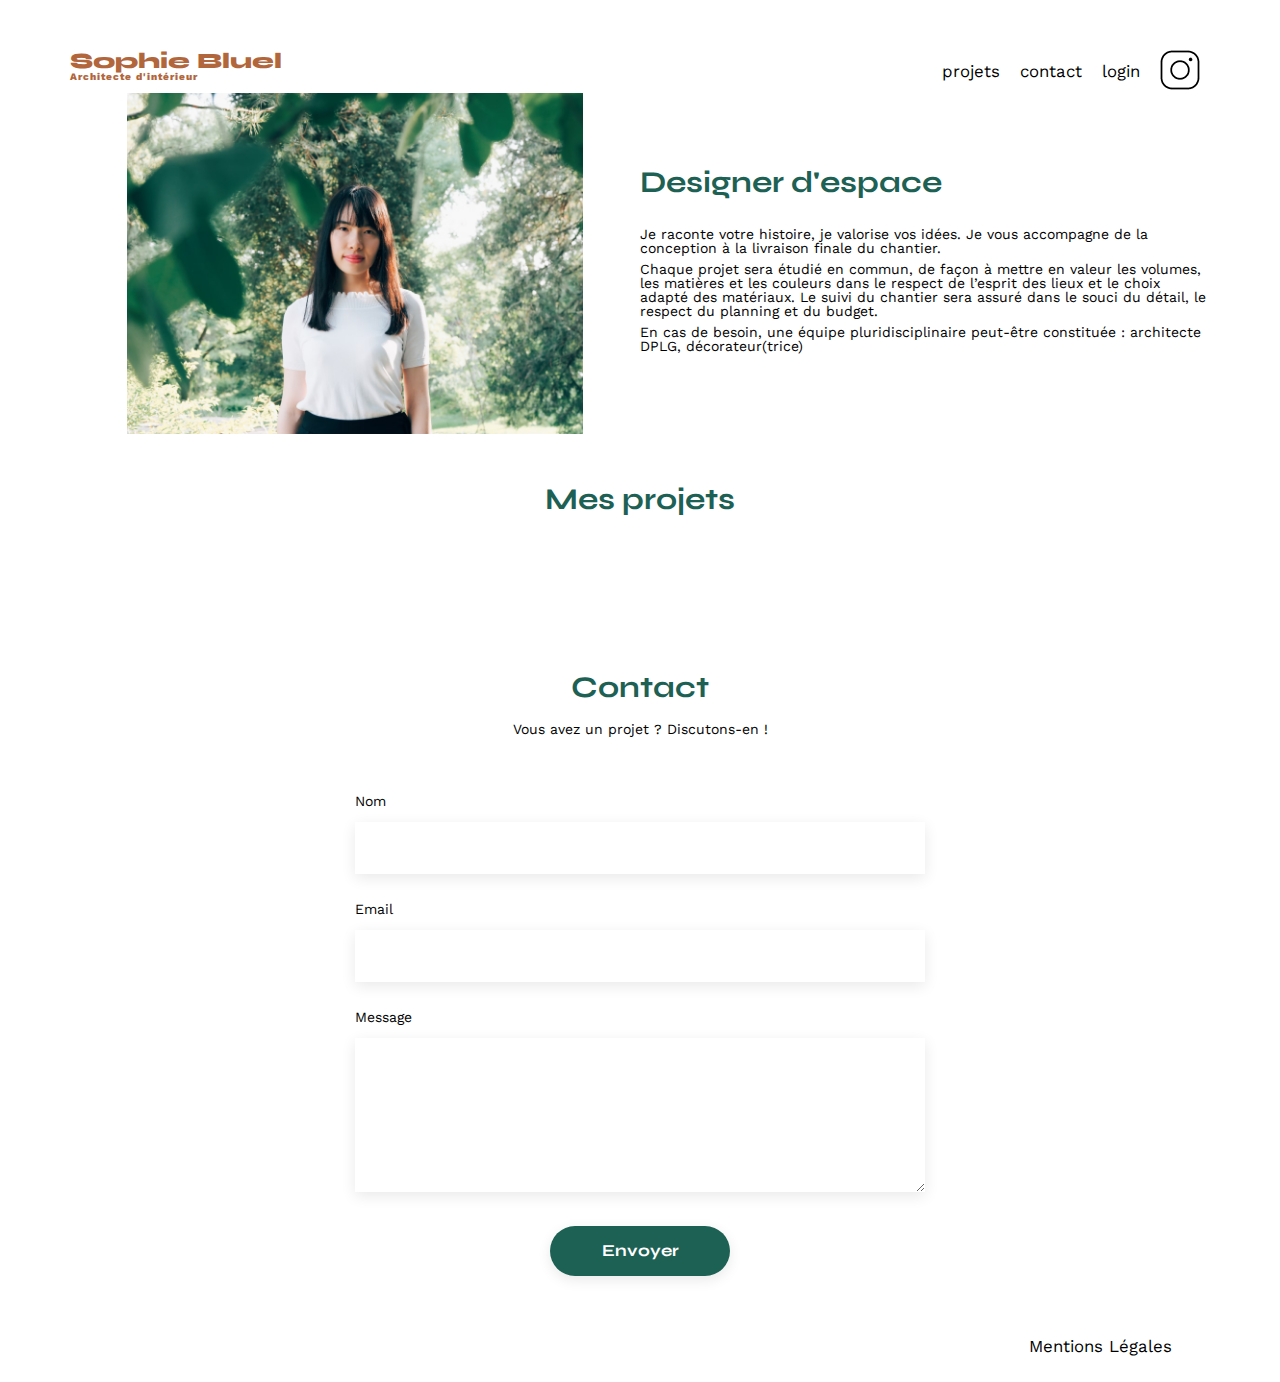
<file: FrontEnd/index.html>
<!DOCTYPE html>
<html lang="fr">
<head>
	<meta charset="UTF-8">
	<title>Sophie Bluel - Architecte d'intérieur</title>
	<meta name="viewport" content="width=device-width, initial-scale=1.0">
	<link rel="preconnect" href="https://fonts.googleapis.com">
	<link rel="preconnect" href="https://fonts.gstatic.com" crossorigin>
	<link href="https://fonts.googleapis.com/css2?family=Syne:wght@700;800&family=Work+Sans&display=swap" rel="stylesheet">
	<meta name="description" content="">
	<link rel="stylesheet" href="./assets/style.css">
</head>
<body>
<div class="modale-shadow" onclick="hide_modale_and_add()"></div>
<div class="edit-bar"><img class='modify-icon' src="assets/icons/modify-icon2.png" alt="modify icon">Mode édition</div>
<header class="header">
	<h1>Sophie Bluel <span>Architecte d'intérieur</span></h1>
	<nav>
		<ul>
			<li>projets</li>
			<li>contact</li>
			<li>login</li>
			<li><img src="./assets/icons/instagram.png" alt="Instagram"></li>
		</ul>
	</nav>
</header>
<main>
	<div id="introduction">
		<figure>
			<img src="./assets/images/sophie-bluel.png" alt="">
		</figure>
		<article>
			<h2>Designer d'espace</h2>
			<p>Je raconte votre histoire, je valorise vos idées. Je vous accompagne de la conception à la livraison finale du chantier.</p>
			<p>Chaque projet sera étudié en commun, de façon à mettre en valeur les volumes, les matières et les couleurs dans le respect de l’esprit des lieux et le choix adapté des matériaux. Le suivi du chantier sera assuré dans le souci du détail, le respect du planning et du budget.</p>
			<p>En cas de besoin, une équipe pluridisciplinaire peut-être constituée : architecte DPLG, décorateur(trice)</p>
		</article>
	</div>
	<section id="portfolio">
		<div class="mes-projets">
			<h2>Mes projets</h2>
			<div class="modify-btn"><img class='modify-icon' src="assets/icons/modify-icon.png" alt="modify icon">Modifier</div>
		</div>
		<p class="modify"></p>
		<div class="filtres">
			
		</div>
		<div class="gallery">
			
		</div>
	</section>
	<section id="contact">
		<h2>Contact</h2>
		<p>Vous avez un projet ? Discutons-en !</p>
		<form action="#" method="post">
			<label for="name">Nom</label>
			<input type="text" name="name" id="name">
			<label for="email">Email</label>
			<input type="email" name="email" id="email">
			<label for="message">Message</label>
			<textarea name="message" id="message" cols="30" rows="10"></textarea>
			<input type="submit" value="Envoyer">
		</form>
	</section>

	<aside class="modale">
		<div class="modale-and-add-top-btns"><button><img onclick="hide_modale()" src="assets/images/x_close_cross_delete_icon_159748.webp" alt="quit cross"></button></div>
		<h1 class="modale-title">Galerie photo</h1>
		<div class="modale-cards"></div>
		<div class="modale-divider"></div>
		<button class="modale-bottom-btn" onclick='modaleToAddPage()'>Ajouter une photo</button>
	</aside>

	<aside class="add-aside">
		<div class="modale-and-add-top-btns">
			<img src="assets/icons/back-icon.png" alt="back-button" onclick="backToModale()">
			<img src="assets/images/x_close_cross_delete_icon_159748.webp" alt="close-button" onclick="hide_add_page()">
		</div>
		<h1 class="modale-title">Ajout Photo</h1>

		<div class="preview-container">
			<div class="previewed-img-container">

			</div>
			<div class="before-preview">
				<img src="assets/icons/img-icon.png" alt="image icon">
				<form action="#" method="post" class="preview-form">
					<label for="previewed_img_input">+ Ajouter photo</label>
					<input type="file" id="previewed_img_input" class="img-input" accept="image/png, image/jpeg">
				</form>
				<p>jpg, png : 4mo max</p>
			</div>
		</div>

		<div class="add-page-input-container">
			<div class="title-input-box">
				<label for="mail">Titre</label>
				<input type="text" id="mail" class="title-input">
			</div>
			<div class="category-input-box">
				<label for="category">Catégorie</label>
				<select id="category" name="category" class="category-input">
					<option label=" "></option>
				</select>
			</div>
		</div>
		<div class="modale-divider"></div>
		<button type="submit" class="add-bottom-btn">Valider</button>
		<p class="add-msg"></p>
	</aside>

</main>

<footer>
	<nav>
		<ul>
			<li>Mentions Légales</li>
		</ul>
	</nav>
</footer>
<script src="script.js"></script>
</body>
</html>
</file>
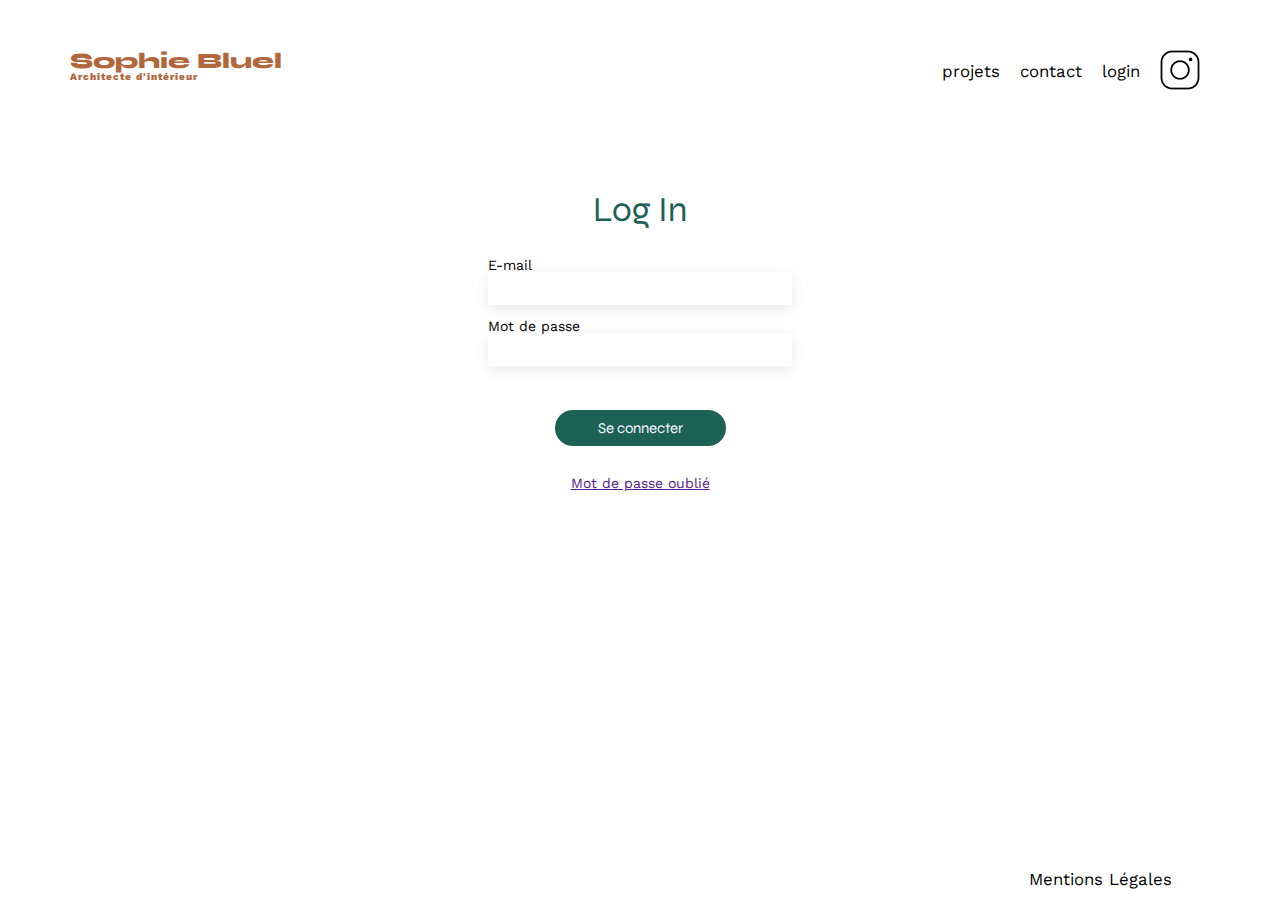
<file: FrontEnd/login.html>
<!DOCTYPE html>
<html lang="fr">
<head>
	<meta charset="UTF-8">
	<title>Login</title>
	<meta name="viewport" content="width=device-width, initial-scale=1.0">
	<link rel="preconnect" href="https://fonts.googleapis.com">
	<link rel="preconnect" href="https://fonts.gstatic.com" crossorigin>
	<link href="https://fonts.googleapis.com/css2?family=Syne:wght@700;800&family=Work+Sans&display=swap" rel="stylesheet">
	<meta name="description" content="">
	<link rel="stylesheet" href="./assets/style.css">
</head>
<body id="login-page">
    <header>
        <h1>Sophie Bluel <span>Architecte d'intérieur</span></h1>
        <nav>
            <ul>
                <li>projets</li>
                <li>contact</li>
                <li>login</li>
                <li><img src="./assets/icons/instagram.png" alt="Instagram"></li>
            </ul>
        </nav>
    </header>
    <main>
        <h1>Log In</h1>
        <form class="mail-input-box">
            <label for="mail">E-mail</label>
            <input type="text" id="mail">
        </form>
        <form class="pw-input-box">
            <label for="pw">Mot de passe</label>
            <input type="password" id="pw">
        </form>
        <p class="error-msg"></p>
        <button type="submit" class="log-btn" onclick="login()">Se connecter</button>
        <a href="">Mot de passe oublié</a>
    </main>
    <footer>
        <nav>
            <ul>
                <li>Mentions Légales</li>
            </ul>
        </nav>
    </footer>
    <script src="login.js"></script>
</body>
</html>
</file>
<file: FrontEnd/assets/style.css>
/* http://meyerweb.com/eric/tools/css/reset/
   v2.0 | 20110126
   License: none (public domain)
*/

html, body, div, span, applet, object, iframe,
h1, h2, h3, h4, h5, h6, p, blockquote, pre,
a, abbr, acronym, address, big, cite, code,
del, dfn, em, img, ins, kbd, q, s, samp,
small, strike, strong, sub, sup, tt, var,
b, u, i, center,
dl, dt, dd, ol, ul, li,
fieldset, form, label, legend,
table, caption, tbody, tfoot, thead, tr, th, td,
article, aside, canvas, details, embed,
figure, figcaption, footer, header, hgroup,
menu, nav, output, ruby, section, summary,
time, mark, audio, video {
	margin: 0;
	padding: 0;
	border: 0;
	font-size: 100%;
	font: inherit;
	vertical-align: baseline;
}
/* HTML5 display-role reset for older browsers */
article, aside, details, figcaption, figure,
footer, header, hgroup, menu, nav, section {
	display: block;
}
body {
	line-height: 1;
}
ol, ul {
	list-style: none;
}
blockquote, q {
	quotes: none;
}
blockquote:before, blockquote:after,
q:before, q:after {
	content: '';
	content: none;
}
table {
	border-collapse: collapse;
	border-spacing: 0;
}
/** end reset css**/
body {
	max-width: 1140px;
	margin:auto;
	font-family: 'Work Sans' ;
	font-size: 14px;
}
header {
	display: flex;
	justify-content: space-between;
	margin: 50px 0 0 0;

}
section {
	margin: 50px 0
}

h1{
	display: flex;
	flex-direction: column;
	font-family: 'Syne';
	font-size: 22px;
	font-weight: 800;
	color: #B1663C
}

h1 > span {
	font-family: 'Work Sans';
	font-size:10px;
	letter-spacing: 0.1em;
;
}

h2{
	font-family: 'Syne';
	font-weight: 700;
	font-size: 30px;
	color: #1D6154
}
nav ul {
	display: flex;
	align-items: center;
	list-style-type: none;

}
nav li {
	padding: 0 10px;
	font-size: 1.2em;
}

li:hover {
	color: #B1663C;
}
#introduction {
	display: flex;
	align-items: center;
}
#introduction figure {
	flex: 1
}
#introduction img {
	display: block;
	margin: auto;
	width: 80%;
}

#introduction article {
	flex: 1
}
#introduction h2 {
	margin-bottom: 1em;
}

#introduction p {
	margin-bottom: 0.5em;
}
#portfolio h2 {
	text-align: center;
	margin-bottom: 1em;
}
.gallery {
	width: 100%;
	display: grid;
	grid-template-columns: 1fr 1fr 1fr;
	grid-column-gap: 20px;
	grid-row-gap: 20px;
	margin-top: 40px;
}

.gallery img {
	width: 100%;

}
#contact {
	width: 50%;
margin: auto;
}
#contact > * {
	text-align: center;

}
#contact h2{
	margin-bottom: 20px;
}
#contact form {
	text-align: left;
	margin-top:30px;
	display: flex;
	flex-direction: column;
}

#contact input {
	height: 50px;
	font-size: 1.2em;
	border: none;
	box-shadow: 0px 4px 14px rgba(0, 0, 0, 0.09);
}
#contact label {
	margin: 2em 0 1em 0;
}
#contact textarea {
	border: none;
	box-shadow: 0px 4px 14px rgba(0, 0, 0, 0.09);
}

input[type="submit"]{
	font-family: 'Syne';
	font-weight: 700;
	color: white;
	background-color: #1D6154;
	margin : 2em auto ;
	width: 180px;
	text-align: center;
	border-radius: 60px ;
}

footer nav ul {
	display: flex;
	justify-content: flex-end;
	margin: 2em
}

#login-page{
	height: 100%;
}
#login-page main h1{
	color: #1D6154;
	font-size: 35px;
	font-weight: normal;
}
#login-page main{
	display: flex;
	flex-direction: column;
	align-items: center;
	gap: 30px;
	height: 650px;
	margin-top: 100px;
}
#login-page div{
	width: 30%;
	height: 51px;
	display: flex;
	gap:5px;
	flex-direction: column;
}
#login-page input , .title-input-box input{
	width: 300px;
	display: flex;
	flex-direction: column;
	height: 100%;
	border: none;
	box-shadow: 0px 4px 14px 0px #00000017;
}
#category{
	width: 98%;
	display: flex;
	flex-direction: column;
	height: 100%;
	border: none;
	box-shadow: 0px 4px 14px 0px #00000017;
}
#login-page button {
	background-color: #1D6154;
	color: aliceblue;
	width: 15%;
	border-radius: 60px ;
	border: none;
	font-size: 15px;
	height: 36px;
	font-family: 'Syne';
}

.filtres{
	width: 50%;
	height: 38px;
	display: flex;
	justify-content: space-between;
	
}
.mes-projets{
	display: flex;
}
.filtre-item {
	height: 100%;
	border-radius: 60px;
	border: #1D6154 1px solid;
	color: #1D6154;
	background-color: white;
	min-width: 16%;
	font-weight: 600;
	font-size: 100%;
	font-family: 'Syne';
}
.filtre-item:hover{
	background-color: #1D6154;
	color: white;
	cursor: pointer;
}


#portfolio {
	display: flex;
	flex-direction: column;
	align-items: center;
}
 
header li:hover{
	cursor: pointer;
}

.edit-bar {
	position: fixed;
	width: 100vw;
	left: 0px;
	top: 0px;
	z-index: 1000;
	height: 59px ;
	background-color:black;
	display: none;
	color: white;
	font-family: 'Syne';
	justify-content: center;
	align-items: center;
}

.modale-shadow {
	display: none;
	position: absolute;
	top: 0;
	bottom: 0;
	left: 0;
	right: 0;
	height: 400%;
	width: 100%;
	background-color: #000000;
	opacity: 40%;
}
.modale {
	display: none;
	position: absolute;
	top: 40%;
	right: 0;
	left: calc(50% - 350px);
	bottom: 0;
	width: 700px;
	height: fit-content;
	background-color:white;
	align-items: center;
	flex-direction: column;
	border-radius: 10px;
}

.modale-divider {
	background-color: #000000;
	height: 1px;
	width: 60%;
	margin-top: 20px;
}
.modale-bottom-btn, .add-bottom-btn{
	border: none;
	border-radius: 20px;
	background-color: #1D6154;
	color: white;
	width: 40%;
	height: 36px;
	font-family: 'Syne';
	margin-top: 30px;
}
.modale-title {
	font-family: 'Work Sans' ;
	color: black;
	font-weight: normal;
	font-size: 25px;
	margin-top: 10px;
}
.modale-cards {
	margin: 0;
	margin-top: 40px;
	display: flex;
	flex-wrap:wrap;
	width: 70%;
	column-gap: 10px;
	row-gap: 30px;
	justify-content: space-between;
}

.modale-and-add-top-btns {
	margin-top: 10px;
	height: 5%;
	width: 90%;
	display: flex;
	justify-content: flex-end;
	margin-top: 20px;
	
}
.modale-cards div {
	height: 100px;
	width: 75px;
	position: relative;
}
.modale-cards img {
	height: 100%;
	width: 100%;
}
.modale-and-add-top-btns button {
	border: none;
	background-color: white;
}
.modale-and-add-top-btns img {
	height: 30px;
	width: 30px;

}
.modale-cross img:hover , .modale-and-add-top-btns img:hover{
	cursor: pointer;
}

.remove-btn:hover{
	cursor: pointer;
}

.modify-btn{
	display: none;
	color: #000000;
	font-family: 'Work Sans';
	font-weight: lighter;
	font-size: 20px;
	justify-content: center;
	align-items: center;
	gap : 3px;
	margin-left: 20px;
	margin-bottom: 25px;
}
.modify-btn:hover{
	cursor: pointer;
}
.modify-icon{
	height: 20px;
	width: 20px;
}
#portfolio h2 {
	display: flex;
	gap : 20px;
}

.edit-bar img {
	margin-right: 10px;
}

aside {
	padding-bottom: 30px;
}

.add-aside {
	display: none;
	position: absolute;
	top: 40%;
	right: 0;
	left: calc(50% - 350px);
	bottom: 0;
	width: 700px;
	height: fit-content;
	background-color:white;
	align-items: center;
	flex-direction: column;
	border-radius: 10px;
	gap: 15px;
}
.add-page-input-container{
	width: 70%;
}
.preview-container{
	background-color: #e8f1f6;
	height: 200px;
	width: 70%;
	display: flex;
	flex-direction: column;
	align-items: center;
}
.preview-container img{
	margin-top: 10px;
	width: 17%;
}

.preview-container label{
	background-color:#CBD6DC;
	color: #306685;
	border: none;
	height: 40px;
	width:40% ;
	border-radius: 20px;
	font-weight: bold;
	font-size: 15px;
	font-family: 'Work Sans';
	display: flex;
	justify-content: center;
	align-items: center;
}
.preview-container label span{
	cursor: pointer;
}
.preview-container button:hover{
	cursor: pointer;
}
.category-input-box , .title-input-box{
	display: flex;
	flex-direction: column;
	gap: 15px;
	margin-top: 15px;
	width: 100%;
}

.category-input-box select , .title-input-box input{
	width: 100%;
	height: 20px;
	padding: 0;
}
.category-input-box select {
	width: 520px;
}

.before-preview {
	display: flex;
	flex-direction: column;
	justify-content: flex-start;
	align-items: center;
	gap: 10px;
	width: 100%;
}
.before-preview input{
	display: none;
}
.before-preview label{
	width: 100%;
}
.previewed-img-container {
	width: 100%;
	display: flex;
	justify-content: center;
	height: 0;
}
.previewed-img-container img {
	margin: 0;
	height: 100%;
	width: fit-content;
}
.before-preview form{
	width: 40%;
}
.add-bottom-btn {
	background-color: #CBD6DC;
}
.add-msg{
	font-weight: bold;
	font-size: large;
}
</file>
